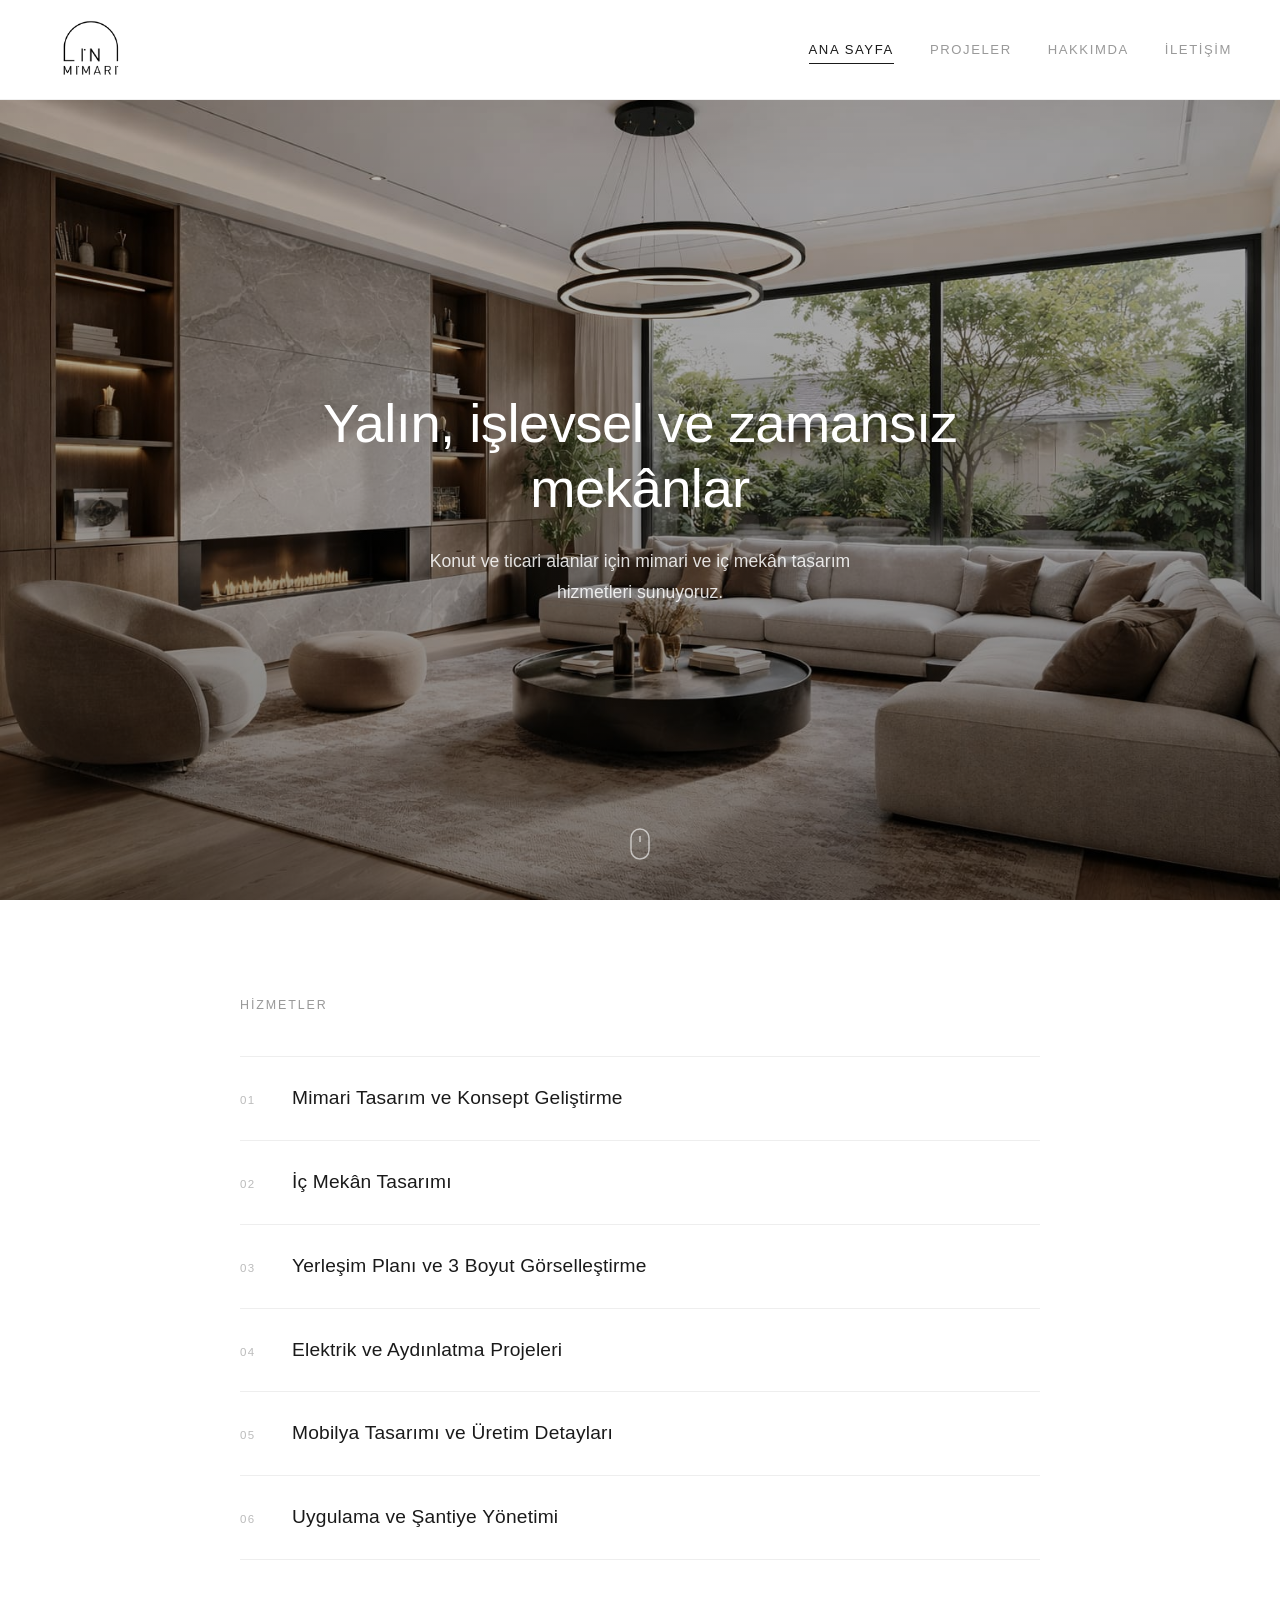
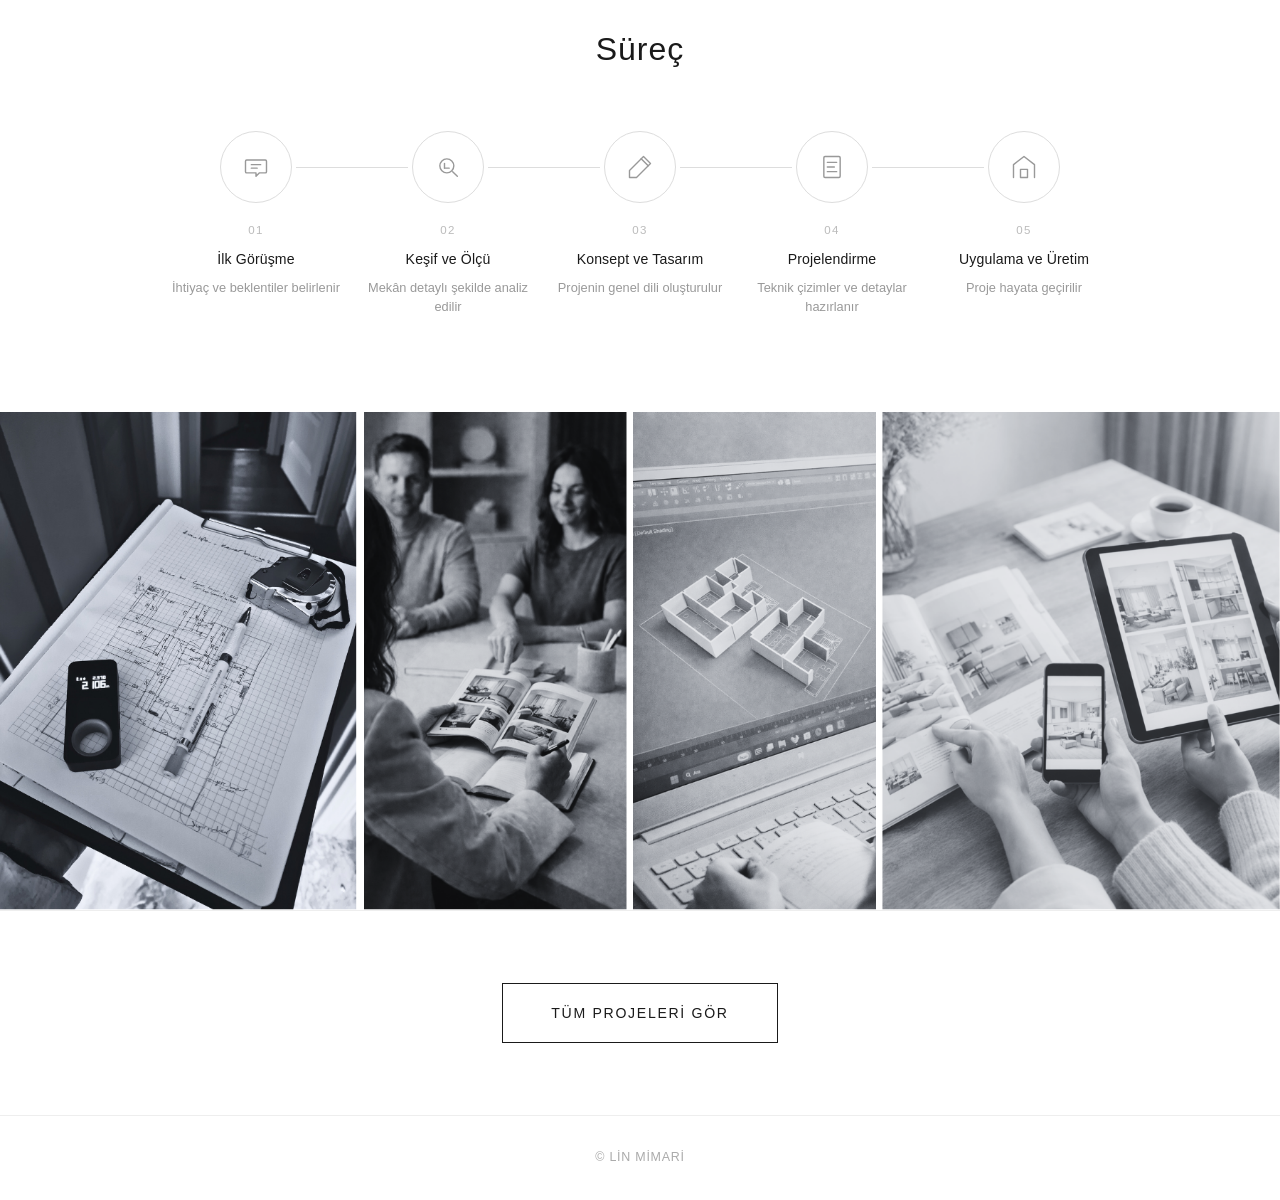
<file: index.html>
<!DOCTYPE html>
<html lang="tr">
<head>
  <meta charset="UTF-8">
  <meta name="viewport" content="width=device-width, initial-scale=1.0">
  <title>Lin Mimari</title>
  <link rel="stylesheet" href="style.css">
  <link rel="stylesheet" href="style-c.css">
</head>
<body>

  <header class="header">
    <a href="index.html"><img src="images/lin22.png" alt="Lin Mimari" class="logo"></a>
    <nav class="nav">
      <a href="index.html" class="active">Ana Sayfa</a>
      <a href="projeler.html">Projeler</a>
      <a href="hakkimda.html">Hakkımda</a>
      <a href="iletisim.html">İletişim</a>
    </nav>
    <button class="hamburger" aria-label="Menü">
      <span></span><span></span><span></span>
    </button>
  </header>

  <main>

    <!-- A) CINEMATIC: Full-screen image + overlay text -->
    <section class="hero-cine">
      <img src="images/hero.jpg" alt="Lin Mimari" class="hero-cine__bg">
      <div class="hero-cine__overlay"></div>
      <div class="hero-cine__content">
        <h1>Yalın, işlevsel ve zamansız mekânlar</h1>
        <p>Konut ve ticari alanlar için mimari ve iç mekân tasarım hizmetleri sunuyoruz.</p>
      </div>
      <div class="hero-cine__scroll">
        <svg width="20" height="32" viewBox="0 0 20 32" fill="none" stroke="#fff" stroke-width="1.5">
          <rect x="1" y="1" width="18" height="30" rx="9"/>
          <line x1="10" y1="8" x2="10" y2="14"/>
        </svg>
      </div>
    </section>

    <!-- Shared sections below -->
    <section class="section ed-services-section">
      <div class="ed-services">
        <h2 class="ed-services__title">Hizmetler</h2>
        <div class="ed-services__list">
          <div class="ed-services__item"><span class="ed-services__num">01</span><h3>Mimari Tasarım ve Konsept Geliştirme</h3></div>
          <div class="ed-services__item"><span class="ed-services__num">02</span><h3>İç Mekân Tasarımı</h3></div>
          <div class="ed-services__item"><span class="ed-services__num">03</span><h3>Yerleşim Planı ve 3 Boyut Görselleştirme</h3></div>
          <div class="ed-services__item"><span class="ed-services__num">04</span><h3>Elektrik ve Aydınlatma Projeleri</h3></div>
          <div class="ed-services__item"><span class="ed-services__num">05</span><h3>Mobilya Tasarımı ve Üretim Detayları</h3></div>
          <div class="ed-services__item"><span class="ed-services__num">06</span><h3>Uygulama ve Şantiye Yönetimi</h3></div>
        </div>
      </div>
    </section>

    <section class="section ed-process-section">
      <h2 class="section__title">Süreç</h2>
      <div class="section__inner">
        <div class="timeline">
          <div class="timeline-step"><div class="timeline-icon"><svg viewBox="0 0 24 24" fill="none" stroke="currentColor" stroke-width="1.2" stroke-linecap="round" stroke-linejoin="round"><path d="M4 6h16a1 1 0 011 1v9a1 1 0 01-1 1h-5l-3 3v-3H4a1 1 0 01-1-1V7a1 1 0 011-1z"/><line x1="8" y1="10" x2="16" y2="10"/><line x1="8" y1="13" x2="13" y2="13"/></svg></div><div class="timeline-body"><span class="timeline-num">01</span><h3>İlk Görüşme</h3><p>İhtiyaç ve beklentiler belirlenir</p></div></div>
          <div class="timeline-step"><div class="timeline-icon"><svg viewBox="0 0 24 24" fill="none" stroke="currentColor" stroke-width="1.2" stroke-linecap="round" stroke-linejoin="round"><circle cx="11" cy="11" r="6"/><line x1="16" y1="16" x2="20" y2="20"/><line x1="9" y1="9" x2="9" y2="13"/><line x1="9" y1="13" x2="13" y2="13"/></svg></div><div class="timeline-body"><span class="timeline-num">02</span><h3>Keşif ve Ölçü</h3><p>Mekân detaylı şekilde analiz edilir</p></div></div>
          <div class="timeline-step"><div class="timeline-icon"><svg viewBox="0 0 24 24" fill="none" stroke="currentColor" stroke-width="1.2" stroke-linecap="round" stroke-linejoin="round"><path d="M15 3l6 6L9 21H3v-6L15 3z"/><line x1="13" y1="5" x2="19" y2="11"/></svg></div><div class="timeline-body"><span class="timeline-num">03</span><h3>Konsept ve Tasarım</h3><p>Projenin genel dili oluşturulur</p></div></div>
          <div class="timeline-step"><div class="timeline-icon"><svg viewBox="0 0 24 24" fill="none" stroke="currentColor" stroke-width="1.2" stroke-linecap="round" stroke-linejoin="round"><rect x="5" y="3" width="14" height="18" rx="1"/><line x1="8" y1="8" x2="16" y2="8"/><line x1="8" y1="12" x2="14" y2="12"/><line x1="8" y1="16" x2="16" y2="16"/></svg></div><div class="timeline-body"><span class="timeline-num">04</span><h3>Projelendirme</h3><p>Teknik çizimler ve detaylar hazırlanır</p></div></div>
          <div class="timeline-step"><div class="timeline-icon"><svg viewBox="0 0 24 24" fill="none" stroke="currentColor" stroke-width="1.2" stroke-linecap="round" stroke-linejoin="round"><path d="M3 21V10l9-7 9 7v11"/><rect x="9" y="14" width="6" height="7"/></svg></div><div class="timeline-body"><span class="timeline-num">05</span><h3>Uygulama ve Üretim</h3><p>Proje hayata geçirilir</p></div></div>
        </div>
      </div>
    </section>

    <div class="ed-divider"><img src="images/surec.png" alt="Süreç"></div>

    <section class="ed-cta"><a href="projeler.html" class="ed-cta__link">Tüm Projeleri Gör</a></section>
  </main>

  <footer class="footer"><p>&copy; Lin Mimari</p></footer>
  <script src="script.js"></script>
</body>
</html>
</file>
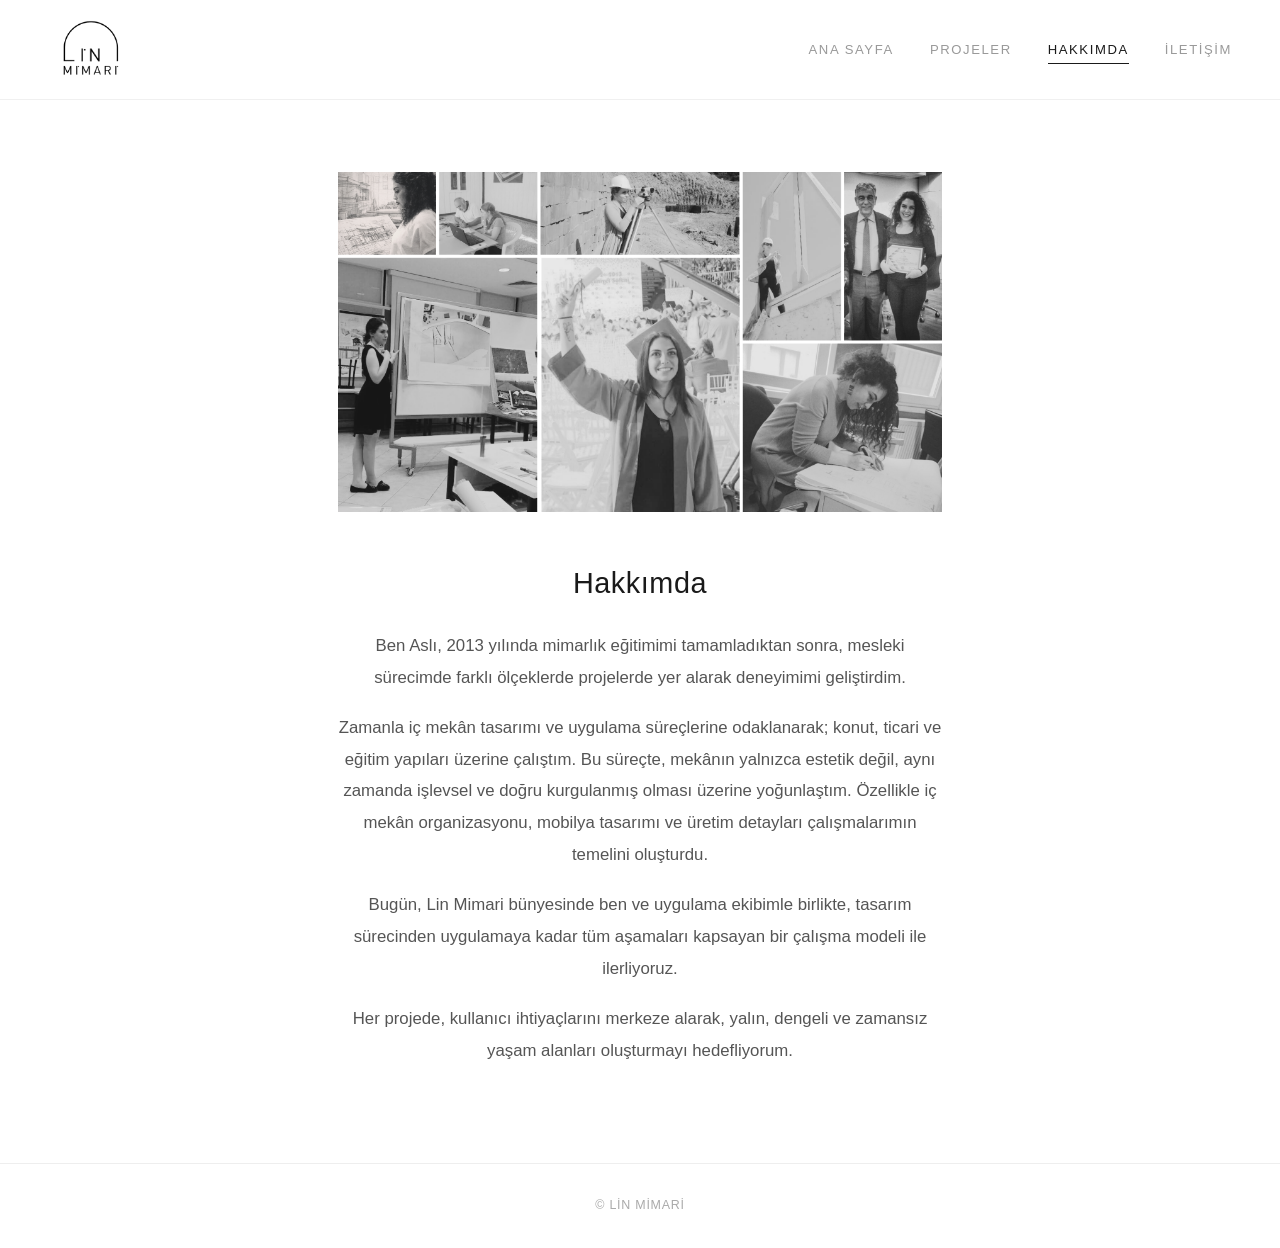
<file: hakkimda.html>
<!DOCTYPE html>
<html lang="tr">
<head>
  <meta charset="UTF-8">
  <meta name="viewport" content="width=device-width, initial-scale=1.0">
  <title>Hakkımda — Lin Mimari</title>
  <link rel="stylesheet" href="style.css">
</head>
<body>

  <header class="header">
    <a href="index.html"><img src="images/lin22.png" alt="Lin Mimari" class="logo"></a>
    <nav class="nav">
      <a href="index.html">Ana Sayfa</a>
      <a href="projeler.html">Projeler</a>
      <a href="hakkimda.html" class="active">Hakkımda</a>
      <a href="iletisim.html">İletişim</a>
    </nav>
    <button class="hamburger" aria-label="Menü">
      <span></span>
      <span></span>
      <span></span>
    </button>
  </header>

  <main>

    <div class="about-split">
      <img src="images/ben.png" alt="Aslı" class="about-img">
      <div class="about-text">
        <h2>Hakkımda</h2>
        <p>Ben Aslı, 2013 yılında mimarlık eğitimimi tamamladıktan sonra, mesleki sürecimde farklı ölçeklerde projelerde yer alarak deneyimimi geliştirdim.</p>
        <p>Zamanla iç mekân tasarımı ve uygulama süreçlerine odaklanarak; konut, ticari ve eğitim yapıları üzerine çalıştım. Bu süreçte, mekânın yalnızca estetik değil, aynı zamanda işlevsel ve doğru kurgulanmış olması üzerine yoğunlaştım. Özellikle iç mekân organizasyonu, mobilya tasarımı ve üretim detayları çalışmalarımın temelini oluşturdu.</p>
        <p>Bugün, Lin Mimari bünyesinde ben ve uygulama ekibimle birlikte, tasarım sürecinden uygulamaya kadar tüm aşamaları kapsayan bir çalışma modeli ile ilerliyoruz.</p>
        <p>Her projede, kullanıcı ihtiyaçlarını merkeze alarak, yalın, dengeli ve zamansız yaşam alanları oluşturmayı hedefliyorum.</p>
      </div>
    </div>

  </main>

  <footer class="footer">
    <p>&copy; Lin Mimari</p>
  </footer>

  <script src="script.js"></script>
</body>
</html>
</file>
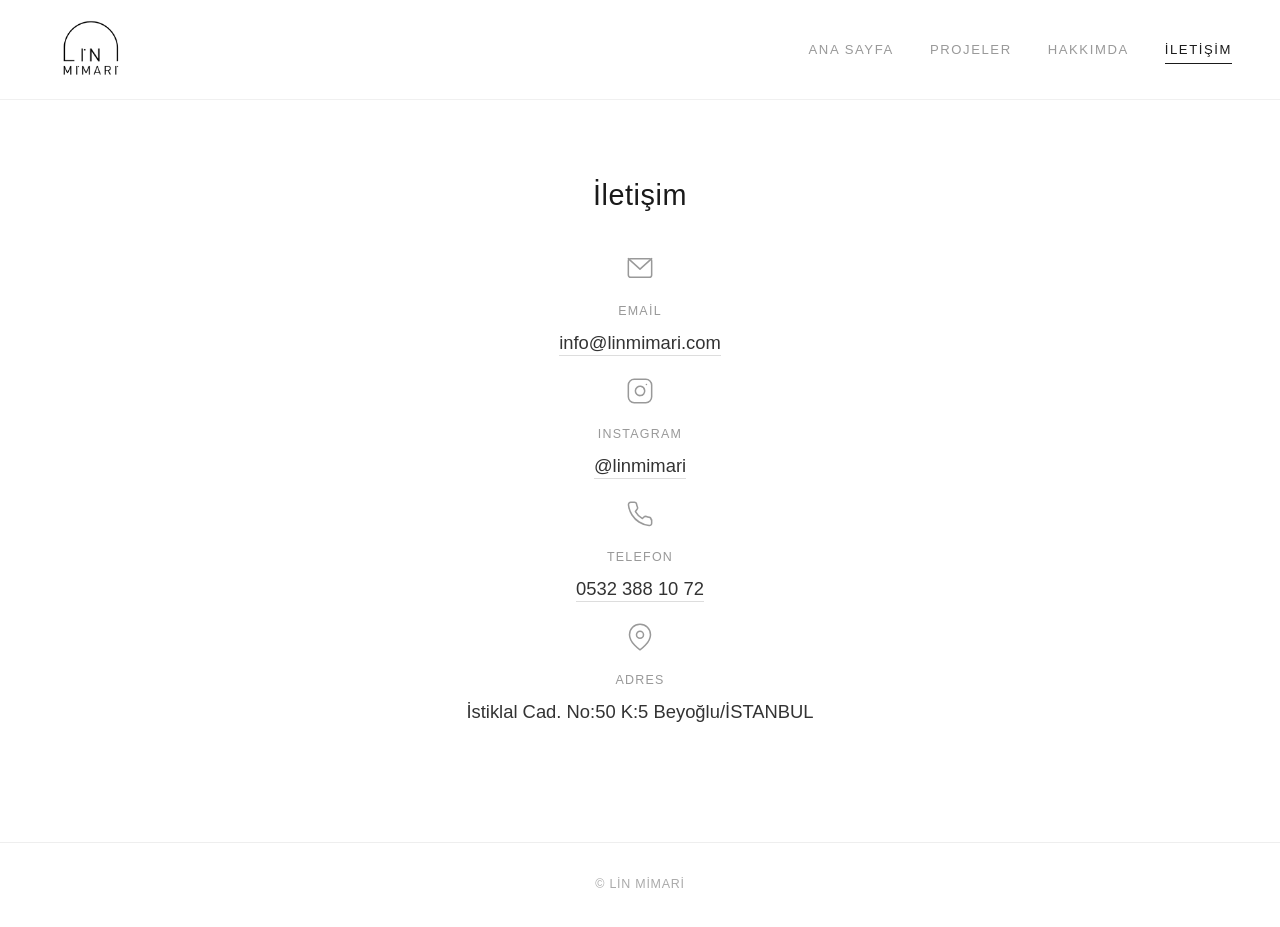
<file: iletisim.html>
<!DOCTYPE html>
<html lang="tr">
<head>
  <meta charset="UTF-8">
  <meta name="viewport" content="width=device-width, initial-scale=1.0">
  <title>İletişim — Lin Mimari</title>
  <link rel="stylesheet" href="style.css">
</head>
<body>

  <header class="header">
    <a href="index.html"><img src="images/lin22.png" alt="Lin Mimari" class="logo"></a>
    <nav class="nav">
      <a href="index.html">Ana Sayfa</a>
      <a href="projeler.html">Projeler</a>
      <a href="hakkimda.html">Hakkımda</a>
      <a href="iletisim.html" class="active">İletişim</a>
    </nav>
    <button class="hamburger" aria-label="Menü">
      <span></span>
      <span></span>
      <span></span>
    </button>
  </header>

  <main>
    <div class="contact-section">
      <h2>İletişim</h2>
      <div class="contact-item">
        <svg class="contact-icon" viewBox="0 0 24 24" fill="none" stroke="currentColor" stroke-width="1.3" stroke-linecap="round" stroke-linejoin="round"><rect x="2" y="4" width="20" height="16" rx="2"/><polyline points="22,4 12,13 2,4"/></svg>
        <span>Email</span>
        <a href="mailto:info@linmimari.com">info@linmimari.com</a>
      </div>
      <div class="contact-item">
        <svg class="contact-icon" viewBox="0 0 24 24" fill="none" stroke="currentColor" stroke-width="1.3" stroke-linecap="round" stroke-linejoin="round"><rect x="2" y="2" width="20" height="20" rx="5"/><path d="M16 11.37A4 4 0 1112.63 8 4 4 0 0116 11.37z"/><line x1="17.5" y1="6.5" x2="17.51" y2="6.5"/></svg>
        <span>Instagram</span>
        <a href="https://www.instagram.com/linmimari" target="_blank" rel="noopener">@linmimari</a>
      </div>
      <div class="contact-item">
        <svg class="contact-icon" viewBox="0 0 24 24" fill="none" stroke="currentColor" stroke-width="1.3" stroke-linecap="round" stroke-linejoin="round"><path d="M22 16.92v3a2 2 0 01-2.18 2 19.86 19.86 0 01-8.63-3.07 19.5 19.5 0 01-6-6A19.86 19.86 0 012.12 4.18 2 2 0 014.11 2h3a2 2 0 012 1.72c.13.81.36 1.6.68 2.34a2 2 0 01-.45 2.11L8.09 9.91a16 16 0 006 6l1.27-1.27a2 2 0 012.11-.45c.74.32 1.53.55 2.34.68a2 2 0 011.72 2.05z"/></svg>
        <span>Telefon</span>
        <a href="tel:+905323881072">0532 388 10 72</a>
      </div>
      <div class="contact-item">
        <svg class="contact-icon" viewBox="0 0 24 24" fill="none" stroke="currentColor" stroke-width="1.3" stroke-linecap="round" stroke-linejoin="round"><path d="M21 10c0 7-9 13-9 13s-9-6-9-13a9 9 0 0118 0z"/><circle cx="12" cy="10" r="3"/></svg>
        <span>Adres</span>
        <p>İstiklal Cad. No:50 K:5 Beyoğlu/İSTANBUL</p>
      </div>
    </div>
  </main>

  <footer class="footer">
    <p>&copy; Lin Mimari</p>
  </footer>

  <script src="script.js"></script>
</body>
</html>
</file>
<file: style.css>
/* ===== RESET & BASE ===== */
*, *::before, *::after {
  box-sizing: border-box;
  margin: 0;
  padding: 0;
}

html {
  scroll-behavior: smooth;
  -webkit-text-size-adjust: 100%;
}

body {
  font-family: 'Helvetica Neue', Helvetica, Arial, sans-serif;
  color: #1a1a1a;
  background: #fff;
  line-height: 1.6;
  -webkit-font-smoothing: antialiased;
  -moz-osx-font-smoothing: grayscale;
  min-height: 100vh;
  display: flex;
  flex-direction: column;
}

main {
  flex: 1;
}

img {
  max-width: 100%;
  display: block;
}

a {
  color: inherit;
  text-decoration: none;
}

/* ===== HEADER ===== */
.header {
  position: fixed;
  top: 0;
  left: 0;
  right: 0;
  z-index: 1000;
  background: rgba(255, 255, 255, 0.97);
  backdrop-filter: blur(12px);
  -webkit-backdrop-filter: blur(12px);
  display: flex;
  align-items: center;
  justify-content: space-between;
  padding: 0 48px;
  height: 100px;
  border-bottom: 1px solid rgba(0, 0, 0, 0.06);
}

.logo {
  height: 84px;
}

.nav {
  display: flex;
  align-items: center;
  gap: 36px;
}

.nav a {
  color: #999;
  font-size: 0.82rem;
  letter-spacing: 0.12em;
  text-transform: uppercase;
  transition: color 0.3s;
  position: relative;
}

.nav a:hover,
.nav a.active {
  color: #1a1a1a;
}

.nav a.active::after {
  content: '';
  position: absolute;
  bottom: -4px;
  left: 0;
  right: 0;
  height: 1px;
  background: #1a1a1a;
}

/* Hamburger */
.hamburger {
  display: none;
  flex-direction: column;
  justify-content: center;
  gap: 6px;
  cursor: pointer;
  background: none;
  border: none;
  padding: 8px;
  z-index: 1001;
}

.hamburger span {
  display: block;
  width: 22px;
  height: 1.5px;
  background: #1a1a1a;
  transition: all 0.3s ease;
  transform-origin: center;
}

.hamburger.active span:nth-child(1) {
  transform: translateY(7.5px) rotate(45deg);
}

.hamburger.active span:nth-child(2) {
  opacity: 0;
}

.hamburger.active span:nth-child(3) {
  transform: translateY(-7.5px) rotate(-45deg);
}

/* ===== MAIN ===== */
main {
  margin-top: 100px;
}

/* ===== HERO ===== */
.hero {
  display: flex;
  align-items: center;
  min-height: calc(100vh - 100px);
  padding: 80px 48px;
  gap: 72px;
  max-width: 1400px;
  margin: 0 auto;
}

.hero-content {
  flex: 1;
}

.hero-content h1 {
  font-size: 3rem;
  font-weight: 300;
  line-height: 1.2;
  letter-spacing: -0.01em;
  margin-bottom: 28px;
}

.hero-content p {
  font-size: 1.1rem;
  color: #555;
  line-height: 1.85;
  max-width: 500px;
}

.hero-content p + p {
  margin-top: 20px;
}

.hero-image {
  flex: 1;
  max-width: 600px;
}

.hero-image img {
  width: 100%;
  height: 540px;
  object-fit: cover;
}

/* Hero fade-in */
@keyframes fadeUp {
  from {
    opacity: 0;
    transform: translateY(20px);
  }
  to {
    opacity: 1;
    transform: translateY(0);
  }
}

.hero-content {
  animation: fadeUp 0.8s ease-out;
}

.hero-image {
  animation: fadeUp 0.8s ease-out 0.15s both;
}

/* ===== SECTIONS ===== */
.section {
  padding: 96px 48px;
}

.section--alt {
  background: #f8f8f8;
}

.section__title {
  text-align: center;
  font-size: 2rem;
  font-weight: 300;
  letter-spacing: 0.03em;
  margin-bottom: 56px;
}

.section__inner {
  max-width: 1200px;
  margin: 0 auto;
}

/* ===== SERVICES ===== */
.services-grid {
  display: grid;
  grid-template-columns: repeat(3, 1fr);
  gap: 1px;
  background: #e0e0e0;
  max-width: 960px;
  margin: 0 auto;
}

.service-item {
  background: #f8f8f8;
  padding: 36px 28px;
  text-align: center;
  display: flex;
  align-items: center;
  justify-content: center;
  min-height: 100px;
}

.service-item h3 {
  font-size: 0.95rem;
  font-weight: 400;
  color: #333;
  letter-spacing: 0.01em;
  line-height: 1.5;
}

/* ===== TIMELINE ===== */
.timeline {
  display: flex;
  justify-content: space-between;
  position: relative;
  max-width: 1000px;
  margin: 0 auto;
  padding: 0 20px;
}

.timeline-step {
  text-align: center;
  position: relative;
  flex: 1;
  padding: 0 12px;
}

/* Connecting line between icons */
.timeline-step:not(:last-child)::after {
  content: '';
  position: absolute;
  top: 36px;
  left: calc(50% + 40px);
  width: calc(100% - 80px);
  height: 1px;
  background: #ddd;
}

.timeline-icon {
  width: 72px;
  height: 72px;
  border-radius: 50%;
  border: 1.5px solid #ddd;
  display: flex;
  align-items: center;
  justify-content: center;
  margin: 0 auto 18px;
  position: relative;
  z-index: 1;
  background: #fff;
  transition: border-color 0.4s, box-shadow 0.4s;
}

.timeline-icon svg {
  width: 28px;
  height: 28px;
  color: #999;
  transition: color 0.4s;
}

.timeline-step:hover .timeline-icon {
  border-color: #1a1a1a;
  box-shadow: 0 0 0 4px rgba(26, 26, 26, 0.06);
}

.timeline-step:hover .timeline-icon svg {
  color: #1a1a1a;
}

.timeline-num {
  display: block;
  font-size: 0.72rem;
  color: #bbb;
  letter-spacing: 0.12em;
  margin-bottom: 10px;
  font-weight: 500;
}

.timeline-step h3 {
  font-size: 0.88rem;
  font-weight: 500;
  color: #1a1a1a;
  margin-bottom: 8px;
  letter-spacing: 0.01em;
  line-height: 1.4;
}

.timeline-step p {
  font-size: 0.8rem;
  color: #999;
  line-height: 1.5;
}

/* ===== PAGE HEADER ===== */
.page-header {
  text-align: center;
  padding: 64px 48px 0;
}

.page-header h1 {
  font-size: 2.2rem;
  font-weight: 300;
  letter-spacing: 0.03em;
}

/* ===== PROJECTS ===== */
.projects-wrap {
  max-width: 1200px;
  margin: 0 auto;
  padding: 48px 48px 96px;
}

.project-category {
  margin-bottom: 72px;
}

.project-category:last-child {
  margin-bottom: 0;
}

.project-category__title {
  font-size: 1.1rem;
  font-weight: 400;
  letter-spacing: 0.08em;
  text-transform: uppercase;
  color: #888;
  margin-bottom: 28px;
  padding-bottom: 12px;
  border-bottom: 1px solid #eee;
}

.project-grid {
  display: grid;
  grid-template-columns: repeat(3, 1fr);
  gap: 20px;
}

.project-card {
  overflow: hidden;
}

.project-card__image {
  width: 100%;
  aspect-ratio: 3 / 2;
  overflow: hidden;
  background: #f0f0f0;
}

.project-card__image img {
  width: 100%;
  height: 100%;
  object-fit: cover;
  transition: transform 0.6s ease;
}

.project-card:hover .project-card__image img {
  transform: scale(1.04);
}

.project-card__label {
  font-size: 0.85rem;
  color: #777;
  margin-top: 10px;
  font-weight: 400;
}

/* ===== ABOUT ===== */
.about-split {
  display: flex;
  flex-direction: column;
  align-items: center;
  max-width: 700px;
  margin: 0 auto;
  padding: 72px 48px 96px;
}

.about-img {
  width: 100%;
  max-width: 700px;
  height: auto;
  display: block;
  margin-bottom: 48px;
}

.about-text {
  text-align: center;
}

.about-text h2 {
  font-size: 1.8rem;
  font-weight: 300;
  margin-bottom: 24px;
  letter-spacing: 0.02em;
  color: #1a1a1a;
}

.about-text p {
  font-size: 1.05rem;
  color: #555;
  line-height: 1.9;
}

.about-text p + p {
  margin-top: 18px;
}

/* ===== HIGHLIGHTS ===== */
.highlights {
  display: flex;
  justify-content: center;
  gap: 1px;
  background: #e0e0e0;
  max-width: 900px;
  margin: 0 auto;
}

.highlight-item {
  flex: 1;
  background: #f8f8f8;
  text-align: center;
  padding: 40px 24px;
}

.highlight-value {
  display: block;
  font-size: 1.15rem;
  font-weight: 500;
  color: #1a1a1a;
  letter-spacing: 0.02em;
  margin-bottom: 8px;
}

.highlight-label {
  display: block;
  font-size: 0.72rem;
  text-transform: uppercase;
  letter-spacing: 0.1em;
  color: #999;
}

/* ===== PHILOSOPHY ===== */
.philosophy {
  max-width: 700px;
  margin: 0 auto 32px;
  padding: 0;
  border: none;
  text-align: center;
}

.philosophy p {
  font-size: 1.6rem;
  font-weight: 300;
  line-height: 1.6;
  color: #1a1a1a;
  font-style: italic;
}

.philosophy-context {
  max-width: 600px;
  margin: 0 auto;
  text-align: center;
  font-size: 1rem;
  color: #777;
  line-height: 1.8;
}

/* ===== ABOUT GALLERY ===== */
.about-gallery {
  display: grid;
  grid-template-columns: repeat(3, 1fr);
  grid-auto-rows: 200px;
  gap: 12px;
  max-width: 1000px;
  margin: 0 auto;
}

.about-gallery__item {
  overflow: hidden;
}

.about-gallery__item--tall {
  grid-row: span 2;
}

.about-gallery__item img {
  width: 100%;
  height: 100%;
  object-fit: cover;
  transition: transform 0.6s ease;
}

.about-gallery__item:hover img {
  transform: scale(1.04);
}

.about-gallery__cta {
  text-align: center;
  margin-top: 40px;
}

.about-gallery__link {
  display: inline-block;
  font-size: 0.85rem;
  letter-spacing: 0.1em;
  text-transform: uppercase;
  color: #1a1a1a;
  border: 1px solid #1a1a1a;
  padding: 14px 36px;
  transition: background 0.3s, color 0.3s;
}

.about-gallery__link:hover {
  background: #1a1a1a;
  color: #fff;
}

/* ===== CONTACT ===== */
.contact-section {
  text-align: center;
  max-width: 560px;
  margin: 0 auto;
  padding: 72px 48px 96px;
}

.contact-section h2 {
  font-size: 1.8rem;
  font-weight: 300;
  margin-bottom: 36px;
  letter-spacing: 0.02em;
}

.contact-item {
  margin-bottom: 20px;
}

.contact-icon {
  width: 28px;
  height: 28px;
  color: #999;
  margin-bottom: 12px;
}

.contact-item span {
  display: block;
  font-size: 0.78rem;
  text-transform: uppercase;
  letter-spacing: 0.1em;
  color: #999;
  margin-bottom: 6px;
}

.contact-item a,
.contact-item p {
  font-size: 1.15rem;
  color: #333;
  line-height: 1.6;
}

.contact-item a {
  border-bottom: 1px solid #ddd;
  transition: border-color 0.3s;
  padding-bottom: 2px;
}

.contact-item a:hover {
  border-color: #1a1a1a;
}

/* ===== LIGHTBOX ===== */
.lightbox {
  position: fixed;
  inset: 0;
  z-index: 2000;
  background: rgba(0, 0, 0, 0.92);
  display: flex;
  align-items: center;
  justify-content: center;
  opacity: 0;
  pointer-events: none;
  transition: opacity 0.3s ease;
}

.lightbox.open {
  opacity: 1;
  pointer-events: auto;
}

.lightbox__img {
  max-width: 90vw;
  max-height: 90vh;
  object-fit: contain;
  transition: transform 0.3s ease;
}

.lightbox__close {
  position: absolute;
  top: 20px;
  right: 28px;
  background: none;
  border: none;
  color: #fff;
  font-size: 2.2rem;
  cursor: pointer;
  line-height: 1;
  opacity: 0.7;
  transition: opacity 0.3s;
}

.lightbox__close:hover {
  opacity: 1;
}

/* ===== FOOTER ===== */
.footer {
  text-align: center;
  padding: 32px 48px;
  border-top: 1px solid #eee;
}

.footer p {
  font-size: 0.78rem;
  color: #aaa;
  letter-spacing: 0.06em;
  text-transform: uppercase;
}

/* ======================= */
/* ===== RESPONSIVE ====== */
/* ======================= */

/* Tablet */
@media (max-width: 1024px) {
  .header {
    padding: 0 32px;
  }

  .hero {
    padding: 64px 32px;
    gap: 48px;
  }

  .hero-content h1 {
    font-size: 2.4rem;
  }

  .hero-image img {
    height: 420px;
  }

  .section {
    padding: 72px 32px;
  }

  .services-grid {
    grid-template-columns: repeat(2, 1fr);
  }

  .project-grid {
    grid-template-columns: repeat(2, 1fr);
  }

  .projects-wrap {
    padding: 40px 32px 72px;
  }

  .about-split {
    padding: 56px 32px 72px;
    gap: 48px;
  }

  .about-photo {
    flex: 0 0 280px;
  }

  .contact-section {
    padding: 56px 32px 72px;
  }

  .page-header {
    padding: 48px 32px 0;
  }
}

/* Mobile */
@media (max-width: 768px) {
  .header {
    padding: 16px 24px;
    height: auto;
    flex-direction: column;
    gap: 12px;
  }

  main {
    margin-top: 64px;
  }

  /* Nav stays visible on mobile */
  .nav {
    gap: 16px;
  }

  .nav a {
    font-size: 0.7rem;
    letter-spacing: 0.08em;
  }

  /* Timeline vertical */
  .timeline {
    flex-direction: column;
    max-width: 480px;
    margin: 0 auto;
    padding: 0;
    gap: 40px;
  }

  .timeline-step {
    text-align: left;
    padding: 0;
    display: flex;
    align-items: center;
    gap: 16px;
  }

  .timeline-step:not(:last-child)::after {
    display: none;
  }

  .timeline-icon {
    width: 52px;
    height: 52px;
    flex-shrink: 0;
    margin: 0;
  }

  .timeline-icon svg {
    width: 22px;
    height: 22px;
  }

  .timeline-body {
    min-width: 0;
  }

  .timeline-num {
    margin-bottom: 2px;
    font-size: 0.68rem;
  }

  .timeline-step h3 {
    font-size: 0.92rem;
    margin-bottom: 2px;
  }

  .timeline-step p {
    font-size: 0.8rem;
  }

  /* Hero stacked */
  .hero {
    flex-direction: column;
    padding: 40px 24px;
    min-height: auto;
    gap: 40px;
  }

  .hero-content h1 {
    font-size: 2rem;
  }

  .hero-content p {
    font-size: 1rem;
  }

  .hero-image {
    max-width: 100%;
  }

  .hero-image img {
    height: 300px;
  }

  /* Sections */
  .section {
    padding: 56px 24px;
  }

  .section__title {
    font-size: 1.5rem;
    margin-bottom: 40px;
  }

  .services-grid {
    grid-template-columns: 1fr;
  }

  .service-item {
    padding: 24px 20px;
    min-height: auto;
  }

  /* Projects */
  .page-header {
    padding: 40px 24px 0;
  }

  .page-header h1 {
    font-size: 1.6rem;
  }

  .projects-wrap {
    padding: 32px 24px 56px;
  }

  .project-category {
    margin-bottom: 48px;
  }

  .project-grid {
    grid-template-columns: repeat(2, 1fr);
    gap: 12px;
  }

  .project-category__title {
    font-size: 0.95rem;
    margin-bottom: 20px;
  }

  /* About */
  .about-split {
    padding: 0 0 40px;
  }

  .about-img {
    margin-bottom: 16px;
  }

  .about-text {
    padding: 0 24px;
  }

  .about-text h2 {
    font-size: 1.4rem;
  }

  .about-text p {
    font-size: 0.95rem;
    line-height: 1.8;
  }

  .about-text h2 {
    font-size: 1.5rem;
    text-align: center;
  }

  .about-text p {
    font-size: 1rem;
  }

  /* Highlights */
  .highlights {
    flex-direction: column;
  }

  .highlight-item {
    padding: 28px 20px;
  }

  .highlight-value {
    font-size: 1.05rem;
  }

  /* Philosophy */
  .philosophy p {
    font-size: 1.25rem;
  }

  .philosophy-context {
    font-size: 0.92rem;
  }

  /* About Gallery */
  .about-gallery {
    grid-template-columns: repeat(2, 1fr);
    grid-auto-rows: 160px;
  }

  .about-gallery__item--tall {
    grid-row: span 1;
  }

  .about-gallery__cta {
    margin-top: 28px;
  }

  /* Contact */
  .contact-section {
    padding: 40px 24px 56px;
  }

  .contact-section h2 {
    font-size: 1.5rem;
  }

  .footer {
    padding: 24px;
  }
}

/* Small Mobile */
@media (max-width: 480px) {
  .hero-content h1 {
    font-size: 1.65rem;
  }

  .hero-image img {
    height: 220px;
  }

  .project-grid {
    grid-template-columns: 1fr;
    gap: 16px;
  }

  .section__title {
    font-size: 1.3rem;
  }

  .timeline-step p {
    font-size: 0.78rem;
  }
}
</file>
<file: style-c.css>
/* ===========================================
   EDITORIAL / MAGAZINE LAYOUT — Homepage C
   Extends style.css (loaded first)
   =========================================== */

/* ===== HERO ===== */
.ed-hero {
  display: grid;
  grid-template-columns: 1fr 1fr;
  min-height: calc(100vh - 100px);
}

.ed-hero__text {
  display: flex;
  flex-direction: column;
  justify-content: center;
  padding: 80px 72px;
}

.ed-hero__text h1 {
  font-size: 3.6rem;
  font-weight: 300;
  line-height: 1.15;
  letter-spacing: -0.02em;
  margin-bottom: 40px;
  animation: fadeUp 0.8s ease-out;
}

.ed-hero__desc {
  animation: fadeUp 0.8s ease-out 0.15s both;
}

.ed-hero__desc p {
  font-size: 1.05rem;
  color: #555;
  line-height: 1.85;
  max-width: 440px;
}

.ed-hero__desc p + p {
  margin-top: 16px;
}

.ed-hero__image {
  position: relative;
  overflow: hidden;
  animation: fadeUp 0.6s ease-out 0.1s both;
}

.ed-hero__image img {
  width: 100%;
  height: 100%;
  object-fit: cover;
}

/* ==============================================
   A) CINEMATIC — Full-screen image + overlay
   ============================================== */
.hero-cine {
  position: relative;
  min-height: calc(100vh - 100px);
  display: flex;
  align-items: center;
  justify-content: center;
  overflow: hidden;
}

.hero-cine__bg {
  position: absolute;
  inset: 0;
  width: 100%;
  height: 100%;
  object-fit: cover;
  z-index: 0;
}

.hero-cine__overlay {
  position: absolute;
  inset: 0;
  background: linear-gradient(
    to bottom,
    rgba(0, 0, 0, 0.25) 0%,
    rgba(0, 0, 0, 0.5) 100%
  );
  z-index: 1;
}

.hero-cine__content {
  position: relative;
  z-index: 2;
  text-align: center;
  max-width: 700px;
  padding: 40px 24px;
  animation: fadeUp 0.9s ease-out;
}

.hero-cine__content h1 {
  font-size: 3.4rem;
  font-weight: 300;
  color: #fff;
  line-height: 1.2;
  letter-spacing: -0.01em;
  margin-bottom: 24px;
}

.hero-cine__content p {
  font-size: 1.1rem;
  color: rgba(255, 255, 255, 0.85);
  line-height: 1.8;
  max-width: 500px;
  margin: 0 auto;
}

.hero-cine__scroll {
  position: absolute;
  bottom: 32px;
  left: 50%;
  transform: translateX(-50%);
  z-index: 2;
  opacity: 0.6;
  animation: scrollBounce 2s ease-in-out infinite;
}

@keyframes scrollBounce {
  0%, 100% { transform: translateX(-50%) translateY(0); }
  50% { transform: translateX(-50%) translateY(8px); }
}

/* ==============================================
   B) ASYMMETRIC — Narrow text / wide image
   ============================================== */
.hero-asym {
  display: grid;
  grid-template-columns: 35% 65%;
  min-height: calc(100vh - 100px);
}

.hero-asym__text {
  display: flex;
  flex-direction: column;
  justify-content: center;
  padding: 64px 48px;
  animation: fadeUp 0.8s ease-out;
}

.hero-asym__text h1 {
  font-size: 2.4rem;
  font-weight: 300;
  line-height: 1.25;
  letter-spacing: -0.01em;
  margin-bottom: 28px;
}

.hero-asym__text p {
  font-size: 0.95rem;
  color: #555;
  line-height: 1.85;
}

.hero-asym__text p + p {
  margin-top: 14px;
}

.hero-asym__image {
  overflow: hidden;
  animation: fadeUp 0.6s ease-out 0.1s both;
}

.hero-asym__image img {
  width: 100%;
  height: 100%;
  object-fit: cover;
}

/* ==============================================
   C) TYPE-FIRST — Big title → line → split
   ============================================== */
.hero-type {
  padding: 80px 48px 96px;
  max-width: 1300px;
  margin: 0 auto;
}

.hero-type__title {
  font-size: 4.5rem;
  font-weight: 300;
  line-height: 1.1;
  letter-spacing: -0.02em;
  text-align: center;
  animation: fadeUp 0.8s ease-out;
}

.hero-type__line {
  width: 60px;
  height: 1px;
  background: #ccc;
  margin: 48px auto;
}

.hero-type__split {
  display: grid;
  grid-template-columns: 1fr 1fr;
  gap: 56px;
  align-items: start;
  animation: fadeUp 0.8s ease-out 0.2s both;
}

.hero-type__desc p {
  font-size: 1.05rem;
  color: #555;
  line-height: 1.85;
}

.hero-type__desc p + p {
  margin-top: 16px;
}

.hero-type__image {
  overflow: hidden;
}

.hero-type__image img {
  width: 100%;
  height: 420px;
  object-fit: cover;
}

/* ==============================================
   D) STACKED — Title → image → description
   ============================================== */
.hero-stack {
  text-align: center;
}

.hero-stack__title {
  font-size: 3.8rem;
  font-weight: 300;
  line-height: 1.15;
  letter-spacing: -0.02em;
  padding: 80px 48px 48px;
  max-width: 900px;
  margin: 0 auto;
  animation: fadeUp 0.8s ease-out;
}

.hero-stack__image {
  width: 100%;
  height: 60vh;
  overflow: hidden;
  animation: fadeUp 0.7s ease-out 0.1s both;
}

.hero-stack__image img {
  width: 100%;
  height: 100%;
  object-fit: cover;
}

.hero-stack__desc {
  max-width: 680px;
  margin: 0 auto;
  padding: 48px 48px 0;
  animation: fadeUp 0.7s ease-out 0.2s both;
}

.hero-stack__desc p {
  font-size: 1.05rem;
  color: #555;
  line-height: 1.85;
  text-align: left;
}

/* ===== SERVICES ===== */
.ed-services {
  max-width: 800px;
  margin: 0 auto;
}

.ed-services__title {
  font-size: 0.78rem;
  font-weight: 400;
  text-transform: uppercase;
  letter-spacing: 0.15em;
  color: #999;
  margin-bottom: 40px;
}

.ed-services__list {
  border-top: 1px solid #eee;
}

.ed-services__item {
  display: flex;
  align-items: baseline;
  gap: 28px;
  padding: 28px 0;
  border-bottom: 1px solid #eee;
  transition: padding-left 0.3s ease;
}

.ed-services__item:hover {
  padding-left: 12px;
}

.ed-services__num {
  font-size: 0.72rem;
  color: #bbb;
  letter-spacing: 0.12em;
  font-weight: 500;
  flex-shrink: 0;
  width: 24px;
}

.ed-services__item h3 {
  font-size: 1.2rem;
  font-weight: 400;
  color: #1a1a1a;
  letter-spacing: 0.01em;
  line-height: 1.4;
}

/* ===== DIVIDER ===== */
.ed-divider {
  width: 100%;
  overflow: hidden;
  padding: 0;
}

.ed-divider img {
  width: 100%;
  height: auto;
  display: block;
}

/* ===== SECTION SPACING ===== */
.ed-services-section {
  padding-bottom: 32px;
}

.ed-process-section {
  padding-top: 32px;
}

.ed-process-intro {
  max-width: 600px;
  margin: 0 auto 16px;
  text-align: center;
  font-size: 1.05rem;
  color: #777;
  line-height: 1.8;
}

/* ===== CTA ===== */
.ed-cta {
  text-align: center;
  padding: 72px 48px;
  border-top: 1px solid #eee;
}

.ed-cta__link {
  display: inline-block;
  font-size: 0.88rem;
  letter-spacing: 0.12em;
  text-transform: uppercase;
  color: #1a1a1a;
  border: 1px solid #1a1a1a;
  padding: 18px 48px;
  transition: background 0.3s, color 0.3s;
}

.ed-cta__link:hover {
  background: #1a1a1a;
  color: #fff;
}

/* ======================= */
/* ===== RESPONSIVE ====== */
/* ======================= */

@media (max-width: 1024px) {
  .ed-hero__text {
    padding: 64px 48px;
  }

  .ed-hero__text h1 {
    font-size: 2.8rem;
  }

  .ed-services__item h3 {
    font-size: 1.1rem;
  }

  /* A */
  .hero-cine__content h1 {
    font-size: 2.8rem;
  }

  /* B */
  .hero-asym__text h1 {
    font-size: 2rem;
  }

  .hero-asym__text {
    padding: 48px 32px;
  }

  /* C */
  .hero-type {
    padding: 64px 32px 72px;
  }

  .hero-type__title {
    font-size: 3.4rem;
  }

  .hero-type__image img {
    height: 360px;
  }

  /* D */
  .hero-stack__title {
    font-size: 3rem;
    padding: 64px 32px 40px;
  }
}

@media (max-width: 768px) {
  .ed-hero {
    grid-template-columns: 1fr;
    min-height: auto;
  }

  .ed-hero__text {
    padding: 40px 24px 32px;
    order: 1;
  }

  .ed-hero__text h1 {
    font-size: 2.2rem;
    margin-bottom: 24px;
  }

  .ed-hero__desc p {
    font-size: 0.95rem;
  }

  .ed-hero__image {
    order: 2;
    height: 50vh;
    min-height: 280px;
  }

  /* A) Cinematic mobile */
  .hero-cine {
    min-height: 85vh;
  }

  .hero-cine__content h1 {
    font-size: 2.2rem;
  }

  .hero-cine__content p {
    font-size: 0.95rem;
  }

  /* B) Asymmetric mobile → stacked */
  .hero-asym {
    grid-template-columns: 1fr;
    min-height: auto;
  }

  .hero-asym__text {
    padding: 40px 24px 32px;
  }

  .hero-asym__text h1 {
    font-size: 2rem;
  }

  .hero-asym__image {
    height: 50vh;
    min-height: 260px;
  }

  /* C) Type-first mobile */
  .hero-type {
    padding: 40px 24px 56px;
  }

  .hero-type__title {
    font-size: 2.2rem;
  }

  .hero-type__line {
    margin: 28px auto;
  }

  .hero-type__split {
    grid-template-columns: 1fr;
    gap: 32px;
  }

  .hero-type__image img {
    height: 280px;
  }

  /* D) Stacked mobile */
  .hero-stack__title {
    font-size: 2.2rem;
    padding: 40px 24px 32px;
  }

  .hero-stack__image {
    height: 44vh;
  }

  .hero-stack__desc {
    padding: 32px 24px 0;
  }

  .hero-stack__desc p {
    font-size: 0.95rem;
  }

  /* Shared */
  .ed-services {
    padding: 0;
  }

  .ed-services__item {
    padding: 22px 0;
    gap: 16px;
  }

  .ed-services__item:hover {
    padding-left: 0;
  }

  .ed-services__item h3 {
    font-size: 1rem;
  }

  .ed-divider {
    padding: 0;
  }

  .ed-process-intro {
    font-size: 0.92rem;
    padding: 0 8px;
  }

  .ed-cta {
    padding: 48px 24px;
  }

  .ed-cta__link {
    padding: 16px 36px;
    font-size: 0.82rem;
  }
}

@media (max-width: 480px) {
  .ed-hero__text h1 { font-size: 1.8rem; }
  .ed-hero__image { height: 36vh; }

  .hero-cine__content h1 { font-size: 1.8rem; }
  .hero-asym__text h1 { font-size: 1.65rem; }
  .hero-type__title { font-size: 1.75rem; }
  .hero-type__image img { height: 220px; }
  .hero-stack__title { font-size: 1.75rem; }
  .hero-stack__image { height: 36vh; }

  .ed-services__item h3 { font-size: 0.92rem; }
  .ed-divider { padding: 0; }
}
</file>
